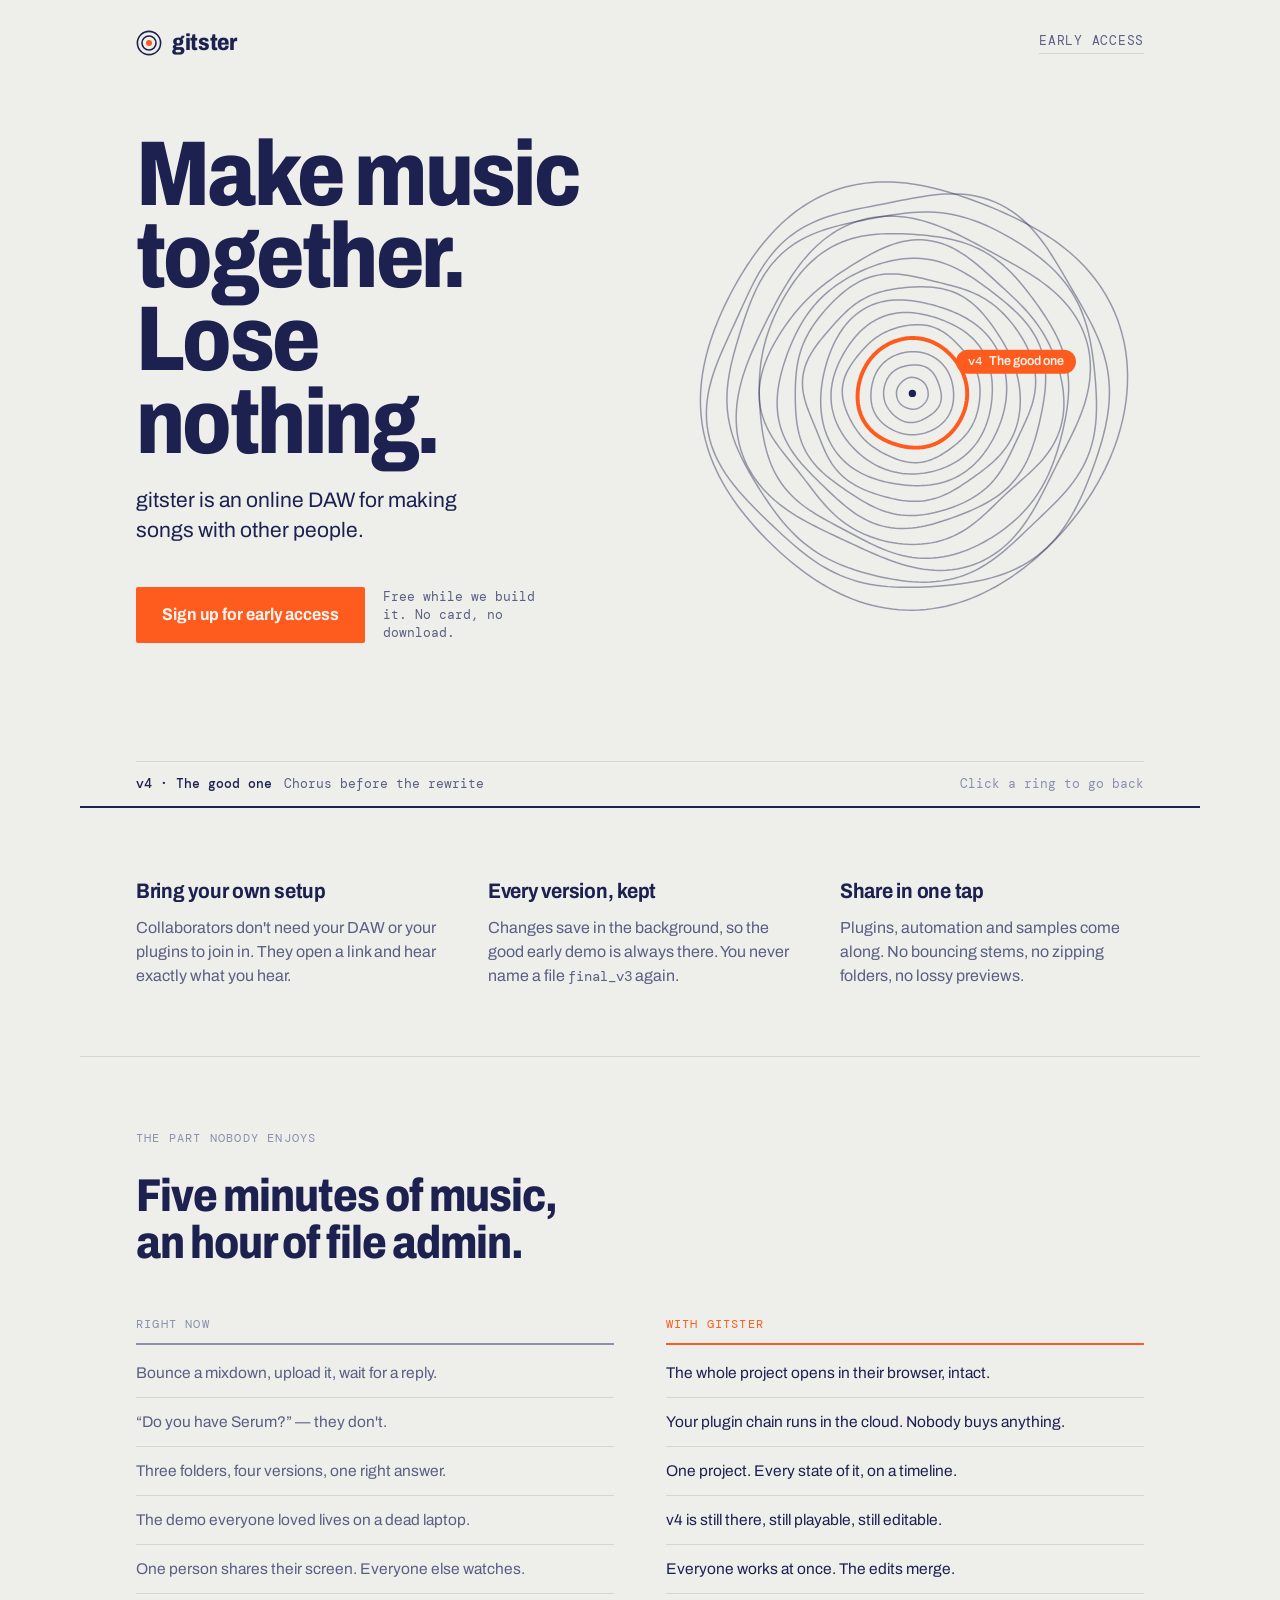
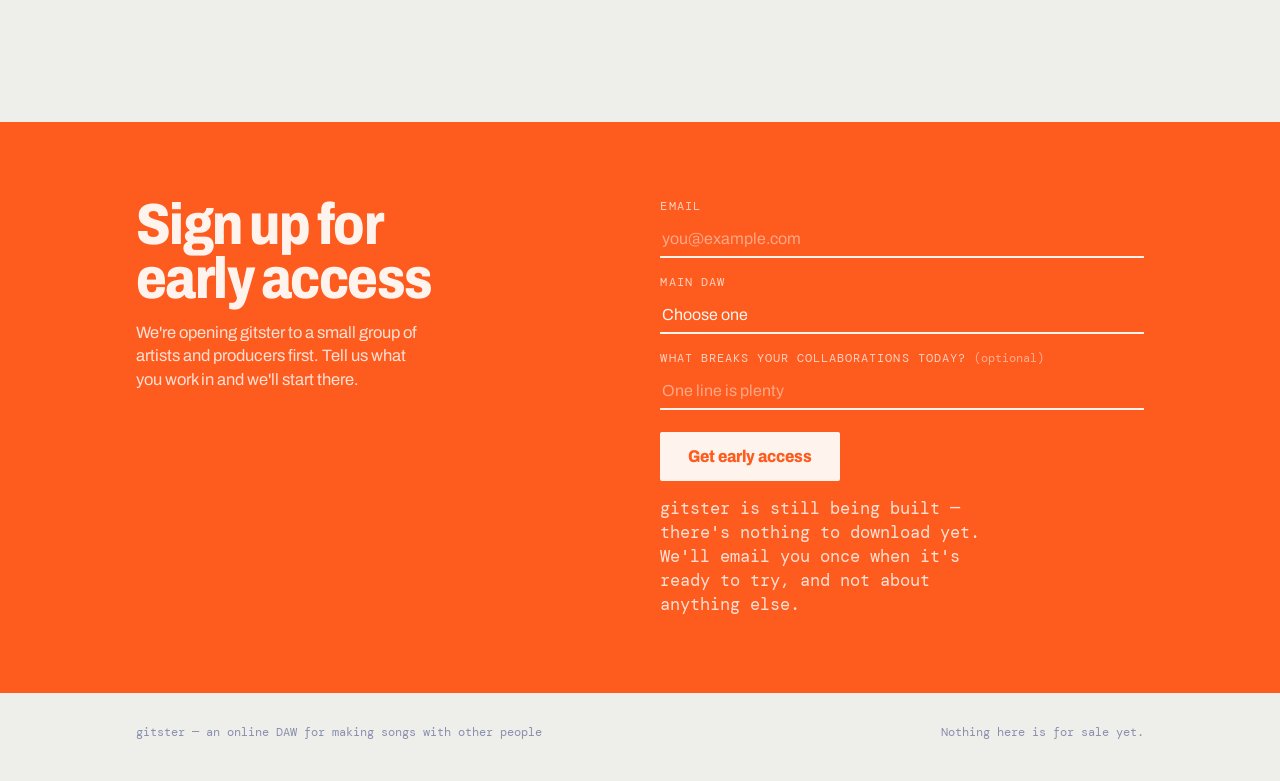
<file: index.html>
<!doctype html>
<html lang="en">
<head>
<meta charset="utf-8">
<meta name="viewport" content="width=device-width, initial-scale=1">
<meta name="description" content="gitster is an online DAW for making songs with other people. Bring your own setup, keep every version, share in one tap.">
<!--ARTIFACT-START-->
<title>gitster</title>
<link rel="preconnect" href="https://fonts.googleapis.com">
<link rel="preconnect" href="https://fonts.gstatic.com" crossorigin>
<link rel="stylesheet" href="https://fonts.googleapis.com/css2?family=Archivo:wdth,wght@62..125,400..900&family=DM+Mono:wght@400;500&display=swap">
<style>
  :root {
    --cream:        #EEEFEA;
    --surface:      #F6F6F3;
    --ink:          #1D2150;
    --ink-muted:    #5A5F84;
    --ink-faint:    #8A8FAE;
    --orange:       #FE5B1E;
    --orange-ink:   #FFF3EE;
    --rule:         #D5D6CE;
    --ring:         #1D2150;
    --ring-alpha:   0.42;
    --focus:        #1D2150;

    --display: "Archivo", "Helvetica Neue", Helvetica, Arial, sans-serif;
    --body:    "Archivo", "Helvetica Neue", Helvetica, Arial, sans-serif;
    --mono:    "DM Mono", ui-monospace, SFMono-Regular, Menlo, monospace;

    --gutter: clamp(20px, 5vw, 56px);
    --maxw: 1120px;
  }

  @media (prefers-color-scheme: dark) {
    :root:not([data-theme="light"]) {
      --cream:      #141838;
      --surface:    #1B1F42;
      --ink:        #EEEFEA;
      --ink-muted:  #A3A8CC;
      --ink-faint:  #767BA3;
      --orange:     #FF6B32;
      --orange-ink: #1B0B04;
      --rule:       #333863;
      --ring:       #A9AEDC;
      --ring-alpha: 0.38;
      --focus:      #FF6B32;
    }
  }
  :root[data-theme="dark"] {
    --cream:      #141838;
    --surface:    #1B1F42;
    --ink:        #EEEFEA;
    --ink-muted:  #A3A8CC;
    --ink-faint:  #767BA3;
    --orange:     #FF6B32;
    --orange-ink: #1B0B04;
    --rule:       #333863;
    --ring:       #A9AEDC;
    --ring-alpha: 0.38;
    --focus:      #FF6B32;
  }

  * { box-sizing: border-box; }

  body {
    margin: 0;
    background: var(--cream);
    color: var(--ink);
    font-family: var(--body);
    font-size: 17px;
    line-height: 1.5;
    -webkit-font-smoothing: antialiased;
    overflow-x: hidden;
  }

  .wrap {
    width: 100%;
    max-width: var(--maxw);
    margin-inline: auto;
    padding-inline: var(--gutter);
  }

  a { color: inherit; }
  :focus-visible {
    outline: 2px solid var(--focus);
    outline-offset: 3px;
    border-radius: 2px;
  }

  /* ---------- masthead ---------- */

  .masthead {
    display: flex;
    align-items: center;
    justify-content: space-between;
    gap: 24px;
    padding-block: 26px 0;
  }
  .brand {
    display: flex;
    align-items: center;
    gap: 10px;
    font-family: var(--display);
    font-weight: 800;
    font-stretch: 86%;
    font-size: 23px;
    letter-spacing: -0.015em;
    text-decoration: none;
  }
  .brand svg { display: block; flex: none; }
  .masthead-link {
    font-family: var(--mono);
    font-size: 12.5px;
    letter-spacing: 0.06em;
    text-transform: uppercase;
    text-decoration: none;
    color: var(--ink-muted);
    padding-bottom: 2px;
    border-bottom: 1px solid var(--rule);
    transition: color .18s, border-color .18s;
  }
  .masthead-link:hover { color: var(--orange); border-color: var(--orange); }

  /* ---------- hero ---------- */

  .hero {
    display: grid;
    grid-template-columns: minmax(0, 1.04fr) minmax(0, 1fr);
    gap: clamp(28px, 5vw, 64px);
    align-items: center;
    padding-block: clamp(36px, 6vw, 72px) clamp(44px, 7vw, 88px);
  }

  h1 {
    font-family: var(--display);
    font-weight: 800;
    font-stretch: 83%;
    font-size: clamp(50px, 8.2vw, 92px);
    line-height: 0.9;
    letter-spacing: -0.028em;
    margin: 0 0 22px;
    text-wrap: balance;
  }
  .lede {
    font-size: clamp(18px, 2vw, 21px);
    line-height: 1.42;
    max-width: 30ch;
    margin: 0 0 30px;
    color: var(--ink);
  }
  .hero-cta { display: flex; align-items: center; gap: 18px; flex-wrap: wrap; }

  .btn {
    display: inline-block;
    font-family: var(--display);
    font-weight: 700;
    font-stretch: 92%;
    font-size: 17px;
    letter-spacing: -0.005em;
    color: var(--orange-ink);
    background: var(--orange);
    border: none;
    border-radius: 2px;
    padding: 15px 26px;
    text-decoration: none;
    cursor: pointer;
    transition: transform .14s ease, filter .14s ease;
  }
  .btn:hover { filter: brightness(1.07); transform: translateY(-1px); }
  .btn:active { transform: translateY(0); }

  .hero-note {
    font-family: var(--mono);
    font-size: 12.5px;
    line-height: 1.45;
    color: var(--ink-muted);
    max-width: 22ch;
  }

  /* ---------- rings ---------- */

  .rings {
    position: relative;
    aspect-ratio: 1;
    width: 100%;
    max-width: 520px;
    justify-self: end;
    touch-action: manipulation;
  }
  .rings canvas { display: block; width: 100%; height: 100%; cursor: pointer; }

  .ring-pill {
    position: absolute;
    display: flex;
    align-items: baseline;
    gap: 7px;
    transform: translateY(-50%);
    background: var(--orange);
    color: var(--orange-ink);
    border-radius: 999px;
    padding: 4px 12px 5px;
    white-space: nowrap;
    pointer-events: none;
    font-size: 13px;
    line-height: 1.2;
    transition: opacity .2s ease;
  }
  .ring-pill .v { font-family: var(--mono); font-weight: 500; font-size: 12px; }
  .ring-pill .t { font-weight: 600; font-stretch: 94%; }

  .ring-readout {
    margin-top: 18px;
    display: flex;
    align-items: baseline;
    gap: 12px;
    flex-wrap: wrap;
    font-family: var(--mono);
    font-size: 13px;
    color: var(--ink-muted);
    border-top: 1px solid var(--rule);
    padding-top: 12px;
  }
  .ring-readout strong { color: var(--ink); font-weight: 500; }
  .ring-readout .hint { margin-left: auto; color: var(--ink-faint); }

  /* ---------- value grid ---------- */

  .values {
    display: grid;
    grid-template-columns: repeat(3, minmax(0, 1fr));
    gap: clamp(24px, 4vw, 48px);
    padding-block: clamp(40px, 6vw, 68px);
    border-top: 2px solid var(--ink);
  }
  .value { border-top: 1px solid var(--rule); padding-top: 16px; }
  .values .value:first-child { border-top-color: transparent; padding-top: 0; }
  @media (min-width: 761px) {
    .values .value { border-top: none; padding-top: 0; }
  }
  .value h2 {
    font-family: var(--display);
    font-weight: 700;
    font-stretch: 90%;
    font-size: 21px;
    letter-spacing: -0.012em;
    margin: 0 0 8px;
  }
  .value p { margin: 0; color: var(--ink-muted); font-size: 16px; line-height: 1.5; max-width: 34ch; }

  /* ---------- comparison ---------- */

  .compare { padding-block: clamp(40px, 6vw, 72px); border-top: 1px solid var(--rule); }
  .eyebrow {
    font-family: var(--mono);
    font-size: 12px;
    letter-spacing: 0.1em;
    text-transform: uppercase;
    color: var(--ink-faint);
    margin: 0 0 26px;
  }
  .compare h2 {
    font-family: var(--display);
    font-weight: 800;
    font-stretch: 85%;
    font-size: clamp(30px, 4.4vw, 46px);
    line-height: 1.02;
    letter-spacing: -0.022em;
    margin: 0 0 36px;
    max-width: 19ch;
    text-wrap: balance;
  }
  .compare-grid {
    display: grid;
    grid-template-columns: minmax(0, 1fr) minmax(0, 1fr);
    gap: clamp(20px, 4vw, 52px);
  }
  .col-label {
    font-family: var(--mono);
    font-size: 12px;
    letter-spacing: 0.1em;
    text-transform: uppercase;
    padding-bottom: 10px;
    border-bottom: 2px solid currentColor;
    margin-bottom: 4px;
  }
  .col-now { color: var(--ink-faint); }
  .col-new { color: var(--orange); }
  .compare ul { list-style: none; margin: 0; padding: 0; }
  .compare li {
    padding: 13px 0;
    border-bottom: 1px solid var(--rule);
    font-size: 15.5px;
    line-height: 1.42;
  }
  .col-now li { color: var(--ink-muted); }
  .col-now li s { text-decoration-color: var(--ink-faint); text-decoration-thickness: 1px; }
  .col-new li { color: var(--ink); }

  /* ---------- signup ---------- */

  .signup {
    background: var(--orange);
    color: var(--orange-ink);
    margin-top: clamp(28px, 5vw, 56px);
    padding-block: clamp(44px, 7vw, 76px);
  }
  .signup-inner {
    display: grid;
    grid-template-columns: minmax(0, 1fr) minmax(0, 1.05fr);
    gap: clamp(28px, 5vw, 64px);
    align-items: start;
  }
  .signup h2 {
    font-family: var(--display);
    font-weight: 800;
    font-stretch: 84%;
    font-size: clamp(36px, 5.6vw, 58px);
    line-height: 0.94;
    letter-spacing: -0.026em;
    margin: 0 0 14px;
    text-wrap: balance;
  }
  .signup p { margin: 0; font-size: 16.5px; line-height: 1.45; max-width: 32ch; opacity: .88; }

  form { display: grid; gap: 16px; }
  .field { display: grid; gap: 6px; }
  .field label {
    font-family: var(--mono);
    font-size: 11.5px;
    letter-spacing: 0.09em;
    text-transform: uppercase;
    opacity: .78;
  }
  .field .opt { text-transform: none; letter-spacing: 0; opacity: .7; }
  input, select {
    font-family: var(--body);
    font-size: 16px;
    color: var(--orange-ink);
    background: transparent;
    border: none;
    border-bottom: 2px solid currentColor;
    border-radius: 0;
    padding: 9px 2px;
    width: 100%;
    appearance: none;
  }
  input::placeholder { color: currentColor; opacity: .5; }
  select { background-image: none; cursor: pointer; }
  select option { background: var(--cream); color: var(--ink); }
  input:focus-visible, select:focus-visible { outline-offset: 2px; outline-color: var(--orange-ink); }

  .submit {
    justify-self: start;
    margin-top: 6px;
    background: var(--orange-ink);
    color: var(--orange);
    font-family: var(--display);
    font-weight: 800;
    font-stretch: 88%;
    font-size: 17px;
    border: none;
    border-radius: 2px;
    padding: 15px 28px;
    cursor: pointer;
    transition: transform .14s ease, filter .14s ease;
  }
  .submit:hover:not(:disabled) { transform: translateY(-1px); filter: brightness(.97); }
  .submit:disabled { opacity: .55; cursor: progress; }

  .form-foot {
    font-family: var(--mono);
    font-size: 12px;
    line-height: 1.5;
    opacity: .82;
    margin: 0;
    max-width: 40ch;
  }
  .form-error {
    font-family: var(--mono);
    font-size: 13px;
    line-height: 1.5;
    background: var(--orange-ink);
    color: var(--orange);
    padding: 12px 14px;
    border-radius: 2px;
    margin: 0;
  }
  [hidden] { display: none !important; }

  .done { display: grid; gap: 14px; align-content: start; }
  .done .tick {
    font-family: var(--display);
    font-weight: 800;
    font-stretch: 86%;
    font-size: 27px;
    letter-spacing: -0.018em;
  }
  .done p { max-width: 38ch; opacity: .9; font-size: 16px; }
  .done .meta { font-family: var(--mono); font-size: 12.5px; opacity: .78; }

  /* ---------- footer ---------- */

  footer {
    padding-block: 30px 40px;
    display: flex;
    gap: 18px;
    justify-content: space-between;
    flex-wrap: wrap;
    font-family: var(--mono);
    font-size: 12px;
    color: var(--ink-faint);
  }

  /* ---------- responsive ---------- */

  @media (max-width: 860px) {
    .hero { grid-template-columns: 1fr; gap: 36px; }
    .rings { justify-self: center; max-width: 400px; }
    .signup-inner { grid-template-columns: 1fr; }
  }
  @media (max-width: 760px) {
    .values { grid-template-columns: 1fr; gap: 22px; }
    .compare-grid { grid-template-columns: 1fr; gap: 34px; }
  }

  @media (prefers-reduced-motion: reduce) {
    *, *::before, *::after { animation-duration: .01ms !important; transition-duration: .01ms !important; }
  }
</style>
<!--ARTIFACT-HEAD-END-->
</head>
<body>
<!--ARTIFACT-BODY-START-->
<header class="wrap masthead">
  <a class="brand" href="#top">
    <svg width="26" height="26" viewBox="0 0 26 26" aria-hidden="true">
      <circle cx="13" cy="13" r="11.6" fill="none" stroke="currentColor" stroke-width="1.6"/>
      <circle cx="13" cy="13" r="7"    fill="none" stroke="currentColor" stroke-width="1.6"/>
      <circle cx="13" cy="13" r="3"    fill="#FE5B1E"/>
    </svg>
    gitster
  </a>
  <a class="masthead-link" href="#signup">Early access</a>
</header>

<main id="top">
  <section class="wrap hero">
    <div class="hero-copy">
      <h1>Make music together.<br>Lose nothing.</h1>
      <p class="lede">gitster is an online DAW for making songs with other people.</p>
      <div class="hero-cta">
        <a class="btn" href="#signup">Sign up for early access</a>
        <p class="hero-note">Free while we build it. No card, no download.</p>
      </div>
    </div>

    <div class="rings">
      <canvas id="ringCanvas" role="img" aria-label="The version history of a song, drawn as tree rings. The innermost ring is the first demo, the outermost is tonight's mix."></canvas>
      <div class="ring-pill" id="ringPill" hidden><span class="v"></span><span class="t"></span></div>
    </div>
  </section>

  <div class="wrap">
    <p class="ring-readout" id="ringReadout">
      <strong data-slot="title">v4 · The good one</strong>
      <span data-slot="detail">Chorus before the rewrite</span>
      <span class="hint">Click a ring to go back</span>
    </p>
  </div>

  <section class="wrap values" aria-label="What gitster does">
    <div class="value">
      <h2>Bring your own setup</h2>
      <p>Collaborators don't need your DAW or your plugins to join in. They open a link and hear exactly what you hear.</p>
    </div>
    <div class="value">
      <h2>Every version, kept</h2>
      <p>Changes save in the background, so the good early demo is always there. You never name a file <span style="font-family:var(--mono);font-size:14px">final_v3</span> again.</p>
    </div>
    <div class="value">
      <h2>Share in one tap</h2>
      <p>Plugins, automation and samples come along. No bouncing stems, no zipping folders, no lossy previews.</p>
    </div>
  </section>

  <section class="wrap compare">
    <p class="eyebrow">The part nobody enjoys</p>
    <h2>Five minutes of music, an hour of file admin.</h2>
    <div class="compare-grid">
      <div class="col-now">
        <p class="col-label">Right now</p>
        <ul>
          <li>Bounce a mixdown, upload it, wait for a reply.</li>
          <li>“Do you have Serum?” — they don't.</li>
          <li>Three folders, four versions, one right answer.</li>
          <li>The demo everyone loved lives on a dead laptop.</li>
          <li>One person shares their screen. Everyone else watches.</li>
        </ul>
      </div>
      <div class="col-new">
        <p class="col-label">With gitster</p>
        <ul>
          <li>The whole project opens in their browser, intact.</li>
          <li>Your plugin chain runs in the cloud. Nobody buys anything.</li>
          <li>One project. Every state of it, on a timeline.</li>
          <li>v4 is still there, still playable, still editable.</li>
          <li>Everyone works at once. The edits merge.</li>
        </ul>
      </div>
    </div>
  </section>
</main>

<section class="signup" id="signup">
  <div class="wrap signup-inner">
    <div>
      <h2>Sign up for early access</h2>
      <p>We're opening gitster to a small group of artists and producers first. Tell us what you work in and we'll start there.</p>
    </div>

    <div>
      <form id="signupForm" novalidate>
        <div class="field">
          <label for="email">Email</label>
          <input type="email" id="email" name="email" autocomplete="email" placeholder="you@example.com" required>
        </div>
        <div class="field">
          <label for="daw">Main DAW</label>
          <select id="daw" name="daw" required>
            <option value="" disabled selected>Choose one</option>
            <option>Ableton Live</option>
            <option>FL Studio</option>
            <option>Logic Pro</option>
            <option>Pro Tools</option>
            <option>Reaper</option>
            <option>Cubase</option>
            <option>Bitwig Studio</option>
            <option>Studio One</option>
            <option>GarageBand</option>
            <option>Something else</option>
          </select>
        </div>
        <div class="field">
          <label for="pain">What breaks your collaborations today? <span class="opt">(optional)</span></label>
          <input type="text" id="pain" name="pain" placeholder="One line is plenty">
        </div>
        <p class="form-error" id="formError" hidden></p>
        <button class="submit" type="submit" id="submitBtn">Get early access</button>
        <p class="form-foot">gitster is still being built — there's nothing to download yet. We'll email you once when it's ready to try, and not about anything else.</p>
      </form>

      <div class="done" id="signupDone" tabindex="-1" hidden>
        <p class="tick">You're on the list.</p>
        <p>We'll write to <span id="doneEmail"></span> when gitster is ready for outside testing. It's still in development, so don't expect it tomorrow.</p>
        <p class="meta" id="doneMeta"></p>
      </div>
    </div>
  </div>
</section>

<footer class="wrap">
  <span>gitster — an online DAW for making songs with other people</span>
  <span>Nothing here is for sale yet.</span>
</footer>

<script>
(function () {
  "use strict";

  /* Set this when hosting the page yourself (Formspree, Tally, Basin, your own
     endpoint). Leave it empty inside a Claude Artifact — signups go to the
     artifact database there instead. */
  var SIGNUP_ENDPOINT = "";

  /* ---------------- version history ---------------- */

  var VERSIONS = [
    { v: 1,  t: "First demo",         d: "Voice memo and one loop" },
    { v: 2,  t: "Drums swapped",      d: "Borrowed break, slowed down" },
    { v: 3,  t: "Bass take",          d: "Recorded in one pass" },
    { v: 4,  t: "The good one",       d: "Chorus before the rewrite" },
    { v: 5,  t: "Chorus rewrite",     d: "New words, same melody" },
    { v: 6,  t: "Vocal comp",         d: "Nine takes, one line" },
    { v: 7,  t: "Nikolaj's pass",     d: "He joined from his laptop" },
    { v: 8,  t: "Guitar layers",      d: "Three, then two" },
    { v: 9,  t: "Synths from Berlin", d: "Plugin we don't own" },
    { v: 10, t: "Cut verse two",      d: "Song got shorter" },
    { v: 11, t: "Back to v4",         d: "Pulled the old chorus forward" },
    { v: 12, t: "Mix pass",           d: "Low end finally sits" },
    { v: 13, t: "Reference match",    d: "A little brighter" },
    { v: 14, t: "Stems for Tobias",   d: "Sent without exporting" },
    { v: 15, t: "Master, first try",  d: "Too loud" },
    { v: 16, t: "Tonight's mix",      d: "What's playing right now" }
  ];

  var HIGHLIGHT = 3; // v4 — "The good one"

  var canvas = document.getElementById("ringCanvas");
  var pill = document.getElementById("ringPill");
  var readout = document.getElementById("ringReadout");
  var readTitle = readout.querySelector('[data-slot="title"]');
  var readDetail = readout.querySelector('[data-slot="detail"]');
  var ctx = canvas.getContext("2d");

  var reduced = window.matchMedia("(prefers-reduced-motion: reduce)").matches;

  /* Deterministic wobble: each ring gets its own harmonics, so the shape is
     stable across redraws and resizes. */
  function rand(seed) {
    var x = Math.sin(seed * 127.1 + 311.7) * 43758.5453;
    return x - Math.floor(x);
  }

  var shapes = VERSIONS.map(function (_, i) {
    var h = [];
    for (var k = 0; k < 4; k++) {
      h.push({
        freq: 2 + k + Math.floor(rand(i * 9 + k) * 3),
        amp: (0.012 + rand(i * 5 + k + 40) * 0.026) / (k * 0.7 + 1),
        phase: rand(i * 3 + k + 80) * Math.PI * 2
      });
    }
    return {
      harmonics: h,
      labelAngle: (-1.05 + rand(i + 200) * 1.9) // right-hand side, top to bottom
    };
  });

  var geom = { cx: 0, cy: 0, r0: 0, step: 0, size: 0 };
  var selected = HIGHLIGHT;
  var hovered = -1;
  var revealed = reduced ? VERSIONS.length : 0;

  function ringRadius(i, angle) {
    var base = geom.r0 + geom.step * i;
    var w = 1;
    var h = shapes[i].harmonics;
    for (var k = 0; k < h.length; k++) w += h[k].amp * Math.sin(h[k].freq * angle + h[k].phase);
    // outer rings wander more, like the poster
    var growth = 0.45 + (i / (VERSIONS.length - 1)) * 0.9;
    return base * (1 + (w - 1) * growth);
  }

  function layout() {
    var rect = canvas.getBoundingClientRect();
    var dpr = Math.min(window.devicePixelRatio || 1, 2);
    if (!rect.width) return;
    canvas.width = Math.round(rect.width * dpr);
    canvas.height = Math.round(rect.height * dpr);
    ctx.setTransform(dpr, 0, 0, dpr, 0, 0);
    geom.size = rect.width;
    geom.cx = rect.width / 2;
    geom.cy = rect.height / 2;
    var outer = Math.min(rect.width, rect.height) * 0.455;
    geom.r0 = outer * 0.075;
    geom.step = (outer - geom.r0) / (VERSIONS.length - 1);
  }

  function styles() {
    var cs = getComputedStyle(document.documentElement);
    return {
      ring: cs.getPropertyValue("--ring").trim() || "#1D2150",
      alpha: parseFloat(cs.getPropertyValue("--ring-alpha")) || 0.42,
      orange: cs.getPropertyValue("--orange").trim() || "#FE5B1E"
    };
  }

  function tracePath(i) {
    var steps = 200;
    ctx.beginPath();
    for (var s = 0; s <= steps; s++) {
      var a = (s / steps) * Math.PI * 2;
      var r = ringRadius(i, a);
      var x = geom.cx + Math.cos(a) * r;
      var y = geom.cy + Math.sin(a) * r;
      if (s === 0) ctx.moveTo(x, y); else ctx.lineTo(x, y);
    }
    ctx.closePath();
  }

  function draw() {
    if (!geom.size) return;
    var c = styles();
    ctx.clearRect(0, 0, canvas.width, canvas.height);
    ctx.lineJoin = "round";

    for (var i = 0; i < VERSIONS.length; i++) {
      var appear = Math.max(0, Math.min(1, revealed - i));
      if (appear <= 0) continue;
      var isSel = i === selected;
      var isHov = i === hovered;
      tracePath(i);
      if (isSel) {
        ctx.strokeStyle = c.orange;
        ctx.lineWidth = Math.max(3, geom.size * 0.0085);
        ctx.globalAlpha = appear;
      } else {
        ctx.strokeStyle = c.ring;
        ctx.lineWidth = isHov ? 2.4 : 1.5;
        ctx.globalAlpha = appear * (isHov ? c.alpha + 0.35 : c.alpha);
      }
      ctx.stroke();
    }

    // the core: v1 is always there
    ctx.globalAlpha = Math.max(0, Math.min(1, revealed));
    ctx.fillStyle = selected === 0 ? c.orange : c.ring;
    ctx.beginPath();
    ctx.arc(geom.cx, geom.cy, Math.max(2.5, geom.size * 0.008), 0, Math.PI * 2);
    ctx.fill();
    ctx.globalAlpha = 1;
  }

  function placePill() {
    if (!geom.size || revealed < selected + 1) { pill.hidden = true; return; }
    var item = VERSIONS[selected];
    var a = shapes[selected].labelAngle;
    var r = ringRadius(selected, a);
    pill.querySelector(".v").textContent = "v" + item.v;
    pill.querySelector(".t").textContent = item.t;
    pill.hidden = false;
    pill.style.left = (geom.cx + Math.cos(a) * r) + "px";
    pill.style.top = (geom.cy + Math.sin(a) * r) + "px";
  }

  function select(i) {
    if (i < 0 || i >= VERSIONS.length || i === selected) return;
    selected = i;
    var item = VERSIONS[i];
    readTitle.textContent = "v" + item.v + " · " + item.t;
    readDetail.textContent = item.d;
    draw();
    placePill();
  }

  function ringAt(px, py) {
    var dx = px - geom.cx, dy = py - geom.cy;
    var dist = Math.sqrt(dx * dx + dy * dy);
    var angle = Math.atan2(dy, dx);
    var best = -1, bestGap = Infinity;
    for (var i = 0; i < VERSIONS.length; i++) {
      var gap = Math.abs(dist - ringRadius(i, angle));
      if (gap < bestGap) { bestGap = gap; best = i; }
    }
    return bestGap <= Math.max(10, geom.step * 0.62) ? best : -1;
  }

  function pointerPos(e) {
    var rect = canvas.getBoundingClientRect();
    return { x: e.clientX - rect.left, y: e.clientY - rect.top };
  }

  canvas.addEventListener("pointermove", function (e) {
    var p = pointerPos(e);
    var i = ringAt(p.x, p.y);
    if (i !== hovered) { hovered = i; draw(); }
    canvas.style.cursor = i >= 0 ? "pointer" : "default";
  });
  canvas.addEventListener("pointerleave", function () {
    if (hovered !== -1) { hovered = -1; draw(); }
  });
  canvas.addEventListener("click", function (e) {
    var p = pointerPos(e);
    var i = ringAt(p.x, p.y);
    if (i >= 0) select(i);
  });

  function redrawAll() { layout(); draw(); placePill(); }

  window.addEventListener("resize", redrawAll);
  if (document.fonts && document.fonts.ready) document.fonts.ready.then(redrawAll);

  layout();
  if (reduced) {
    draw();
    placePill();
  } else {
    var start = null;
    (function step(ts) {
      if (start === null) start = ts;
      var p = Math.min(1, (ts - start) / 1250);
      revealed = VERSIONS.length * (1 - Math.pow(1 - p, 2.4));
      draw();
      if (p < 1) requestAnimationFrame(step);
      else { revealed = VERSIONS.length; draw(); placePill(); }
    })(performance.now());
  }

  /* ---------------- signup ---------------- */

  var form = document.getElementById("signupForm");
  var done = document.getElementById("signupDone");
  var errBox = document.getElementById("formError");
  var btn = document.getElementById("submitBtn");

  function fail(msg) {
    errBox.textContent = msg;
    errBox.hidden = false;
  }

  async function store(payload) {
    if (window.claude && typeof window.claude.use === "function") {
      var db = await window.claude.use("db");
      var user = await window.claude.use("user");
      if (!db) throw new Error("no-db");
      var id = user ? await user.id() : null;
      if (!id) throw new Error("no-id");
      await db.doc("signups/" + id).set(payload);
      return "Saved. You can close this page.";
    }
    if (SIGNUP_ENDPOINT) {
      var res = await fetch(SIGNUP_ENDPOINT, {
        method: "POST",
        headers: { "Content-Type": "application/json", "Accept": "application/json" },
        body: JSON.stringify(payload)
      });
      if (!res.ok) throw new Error("http " + res.status);
      return "Saved. You can close this page.";
    }
    throw new Error("no-endpoint");
  }

  form.addEventListener("submit", async function (e) {
    e.preventDefault();
    errBox.hidden = true;

    var email = document.getElementById("email").value.trim();
    var daw = document.getElementById("daw").value;
    var pain = document.getElementById("pain").value.trim();

    if (!/^[^\s@]+@[^\s@]+\.[^\s@]+$/.test(email)) {
      fail("That email address doesn't look complete. Check it and try again.");
      document.getElementById("email").focus();
      return;
    }
    if (!daw) {
      fail("Pick the DAW you work in most — it tells us who to open up to first.");
      document.getElementById("daw").focus();
      return;
    }

    btn.disabled = true;
    btn.textContent = "Sending…";

    try {
      var meta = await store({
        email: email,
        daw: daw,
        pain: pain,
        submittedAt: new Date().toISOString(),
        source: location.search || "poster"
      });
      document.getElementById("doneEmail").textContent = email;
      document.getElementById("doneMeta").textContent = meta;
      form.hidden = true;
      done.hidden = false;
      done.focus();
    } catch (err) {
      btn.disabled = false;
      btn.textContent = "Get early access";
      fail("We couldn't save your signup just now. Try again in a moment — or write to us directly and we'll add you by hand.");
    }
  });
})();
</script>
<!--ARTIFACT-BODY-END-->
</body>
</html>
</file>
